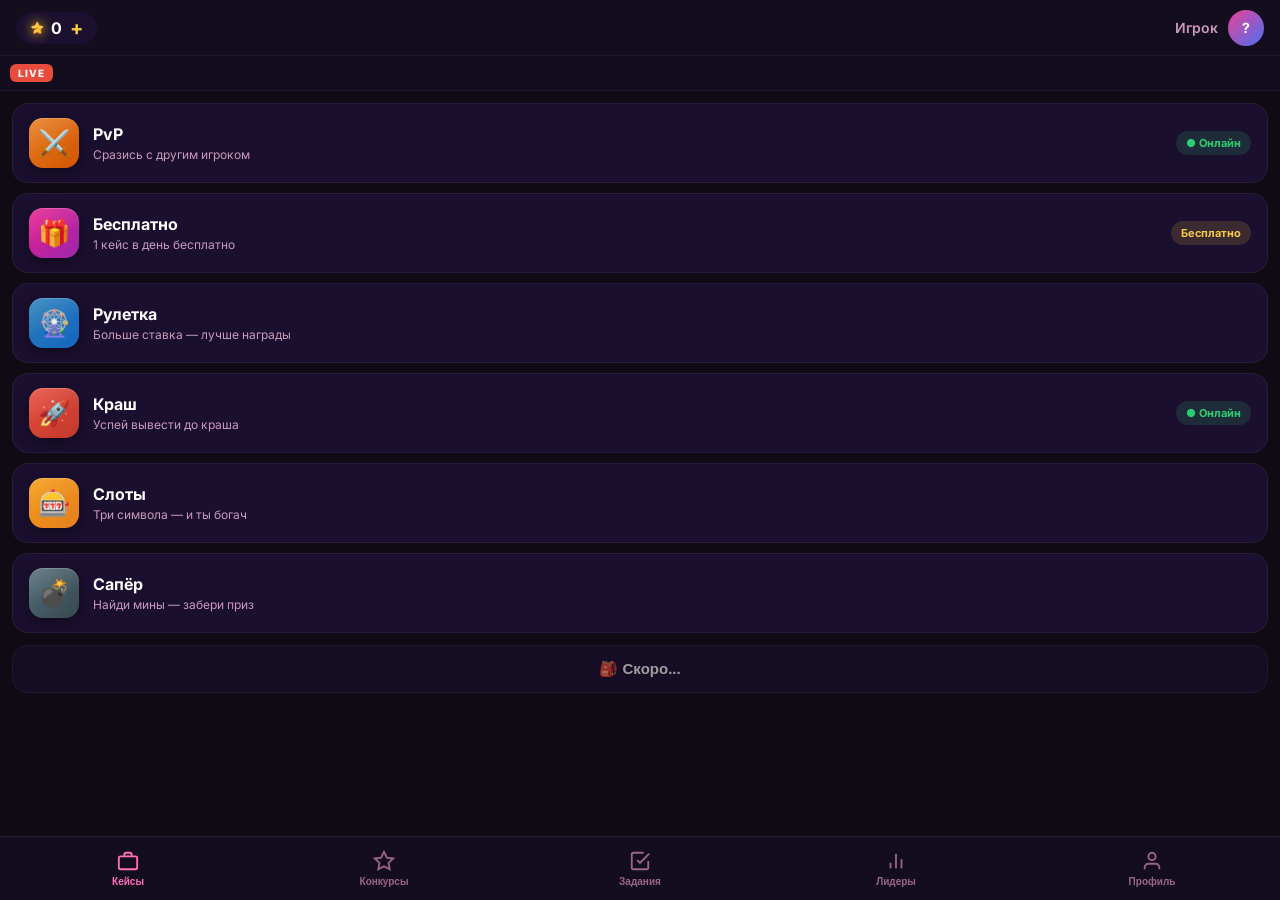
<file: index.html>
<!DOCTYPE html>
<html lang="ru">
<head>
  <meta charset="UTF-8" />
  <meta name="viewport" content="width=device-width, initial-scale=1.0, maximum-scale=1.0, user-scalable=no" />
  <title>LkStars</title>
  <script src="https://telegram.org/js/telegram-web-app.js"></script>
  <link rel="stylesheet" href="css/style.css" />
  <link rel="preconnect" href="https://fonts.googleapis.com">
  <link href="https://fonts.googleapis.com/css2?family=Inter:wght@400;500;600;700;800&display=swap" rel="stylesheet">
</head>
<body>
  <div id="app">
    <!-- Loader -->
    <div id="loader" class="loader">
      <div class="loader-logo">🎰</div>
      <div class="loader-text">LkStars</div>
      <div class="loader-bar"><div class="loader-bar-fill"></div></div>
    </div>

    <!-- Main App -->
    <div id="main" class="hidden">
      <!-- Top bar -->
      <div class="topbar">
        <div class="topbar-balance" onclick="showDepositModal()" style="cursor:pointer;user-select:none">
          <img class="star-icon" src="assets/tg_star.png" height="20" style="width:auto;filter:drop-shadow(0 0 6px #ffd700cc);flex-shrink:0">
          <span id="user-balance">0</span>
          <span style="color:#f5c842;font-size:20px;font-weight:700;line-height:1;margin-left:2px">+</span>
        </div>
        <div class="topbar-user">
          <span id="user-name">Загрузка...</span>
          <div class="topbar-avatar" id="user-avatar">?</div>
        </div>
      </div>

      <!-- Pages -->
      <div id="page-cases" class="page active"></div>
      <div id="page-contests" class="page hidden"></div>
      <div id="page-tasks" class="page hidden"></div>
      <div id="page-leaders" class="page hidden"></div>
      <div id="page-profile" class="page hidden"></div>

      <!-- Bottom nav -->
      <nav class="bottom-nav">
        <button class="nav-btn active" data-page="cases">
          <svg viewBox="0 0 24 24" fill="none" stroke="currentColor" stroke-width="2"><rect x="2" y="7" width="20" height="14" rx="2"/><path d="M16 7V5a2 2 0 0 0-2-2h-4a2 2 0 0 0-2 2v2"/></svg>
          <span>Кейсы</span>
        </button>
        <button class="nav-btn" data-page="contests">
          <svg viewBox="0 0 24 24" fill="none" stroke="currentColor" stroke-width="2"><path d="M12 2l3.09 6.26L22 9.27l-5 4.87 1.18 6.88L12 17.77l-6.18 3.25L7 14.14 2 9.27l6.91-1.01L12 2z"/></svg>
          <span>Конкурсы</span>
          <div class="nav-badge" id="contests-badge" style="display:none"></div>
        </button>
        <button class="nav-btn" data-page="tasks">
          <svg viewBox="0 0 24 24" fill="none" stroke="currentColor" stroke-width="2"><path d="M9 11l3 3L22 4"/><path d="M21 12v7a2 2 0 0 1-2 2H5a2 2 0 0 1-2-2V5a2 2 0 0 1 2-2h11"/></svg>
          <span>Задания</span>
          <div class="nav-badge" id="tasks-badge" style="display:none"></div>
        </button>
        <button class="nav-btn" data-page="leaders">
          <svg viewBox="0 0 24 24" fill="none" stroke="currentColor" stroke-width="2"><path d="M18 20V10"/><path d="M12 20V4"/><path d="M6 20v-6"/></svg>
          <span>Лидеры</span>
        </button>
        <button class="nav-btn" data-page="profile">
          <svg viewBox="0 0 24 24" fill="none" stroke="currentColor" stroke-width="2"><path d="M20 21v-2a4 4 0 0 0-4-4H8a4 4 0 0 0-4 4v2"/><circle cx="12" cy="7" r="4"/></svg>
          <span>Профиль</span>
        </button>
      </nav>
    </div>
  </div>

  <!-- Modal overlay -->
  <div id="modal-overlay" class="modal-overlay hidden">
    <div id="modal-content" class="modal-content"></div>
  </div>

  <script src="js/config.js"></script>
  <script src="js/api.js?v=2"></script>
  <script src="js/pages/cases.js?v=2"></script>
  <script src="js/pages/contests.js?v=2"></script>
  <script src="js/pages/tasks.js?v=2"></script>
  <script src="js/pages/leaders.js?v=2"></script>
  <script src="js/pages/profile.js?v=2"></script>
  <script src="js/app.js?v=2"></script>
  <script>
    // Fallback: если JS упал — всё равно показать приложение через 3 сек
    setTimeout(function() {
      var loader = document.getElementById('loader');
      var main = document.getElementById('main');
      if (loader && !loader.classList.contains('hidden')) {
        loader.classList.add('hidden');
        if (main) main.classList.remove('hidden');
      }
    }, 3000);
  </script>
</body>
</html>
</file>
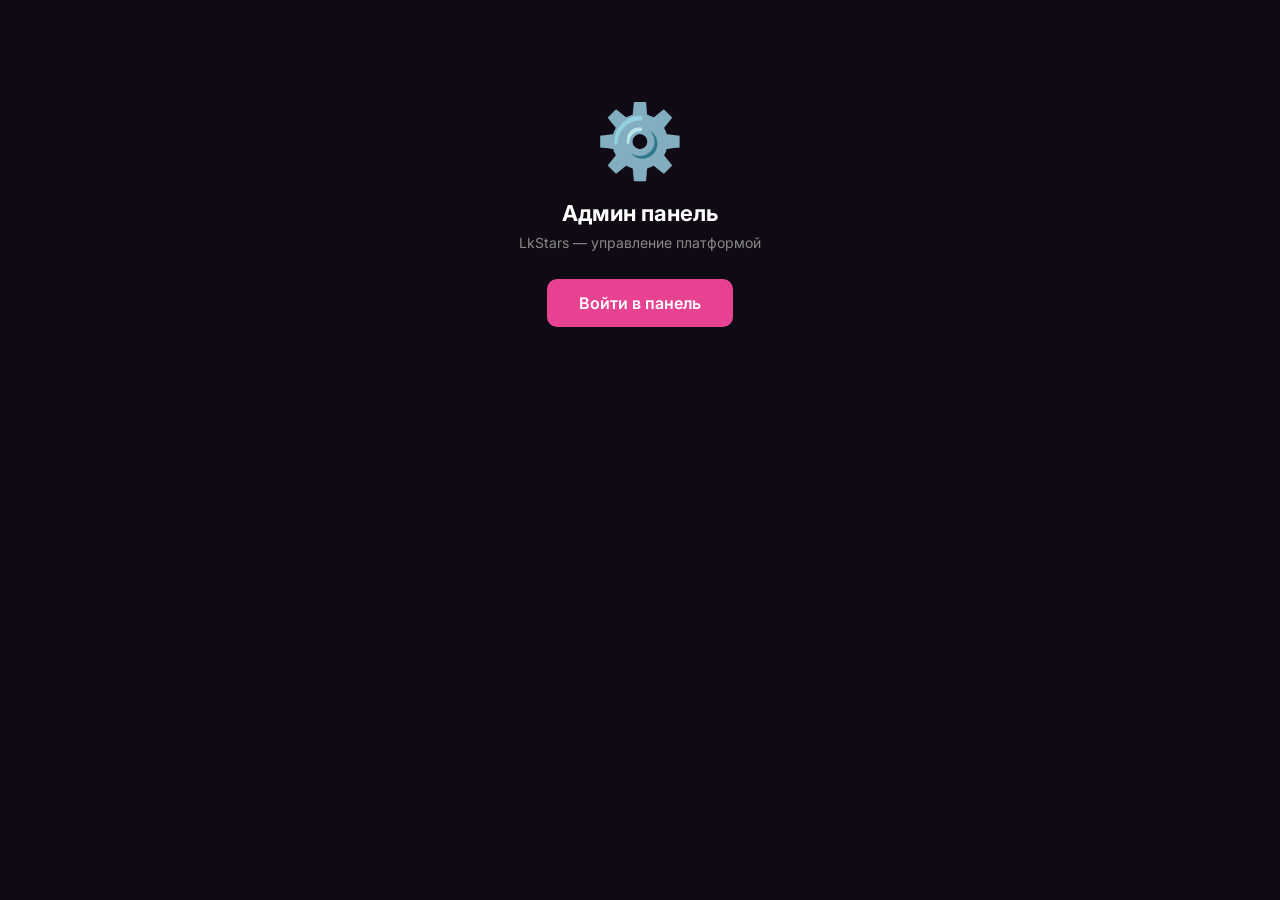
<file: admin.html>
<!DOCTYPE html>
<html lang="ru">
<head>
  <meta charset="UTF-8"/>
  <meta name="viewport" content="width=device-width,initial-scale=1,maximum-scale=1,user-scalable=no"/>
  <title>Админ панель</title>
  <script src="https://telegram.org/js/telegram-web-app.js"></script>
  <link href="https://fonts.googleapis.com/css2?family=Inter:wght@400;500;600;700&display=swap" rel="stylesheet">
  <style>
    *{box-sizing:border-box;margin:0;padding:0}
    body{font-family:'Inter',sans-serif;background:#0f0a14;color:#fff;min-height:100vh;padding:16px}
    h1{font-size:20px;font-weight:700;margin-bottom:4px}
    .subtitle{font-size:13px;color:#888;margin-bottom:20px}
    .section{background:#1a0f2e;border-radius:14px;padding:16px;margin-bottom:14px}
    .section-title{font-size:13px;font-weight:600;color:#aaa;text-transform:uppercase;letter-spacing:.5px;margin-bottom:12px}
    input[type=text],input[type=number]{
      background:#0f0a14;border:1px solid #333;border-radius:10px;
      color:#fff;font-family:'Inter',sans-serif;font-size:15px;
      padding:10px 12px;width:100%;outline:none;
    }
    input:focus{border-color:#e84393}
    .row{display:flex;gap:8px;align-items:center}
    .row input{flex:1}
    button{
      background:#e84393;border:none;border-radius:10px;color:#fff;
      font-family:'Inter',sans-serif;font-size:14px;font-weight:600;
      padding:10px 16px;cursor:pointer;white-space:nowrap;
    }
    button:active{opacity:.8}
    button.danger{background:#e74c3c}
    button.secondary{background:#221238}
    button.success{background:#27ae60}
    .user-list{display:flex;flex-direction:column;gap:6px}
    .user-card{
      background:#0f0a14;border-radius:10px;padding:12px;
      display:flex;align-items:center;gap:10px;
    }
    .user-card.banned-card{border:1px solid #e74c3c22;background:#1a0e0e}
    .user-avatar{
      width:36px;height:36px;border-radius:50%;background:#e84393;
      display:flex;align-items:center;justify-content:center;
      font-size:16px;font-weight:700;flex-shrink:0;
    }
    .user-avatar.banned-av{background:#e74c3c}
    .user-info{flex:1;min-width:0}
    .user-name{font-size:14px;font-weight:600;white-space:nowrap;overflow:hidden;text-overflow:ellipsis}
    .user-meta{font-size:12px;color:#888}
    .user-balance{font-size:15px;font-weight:700;color:#ffd700;white-space:nowrap}
    .user-actions{display:flex;gap:6px;margin-top:8px;flex-wrap:wrap}
    .user-actions button{font-size:12px;padding:6px 10px}
    .roulette-row{display:flex;align-items:center;gap:8px;margin-bottom:8px}
    .roulette-label{font-size:13px;width:60px;flex-shrink:0}
    .roulette-row input{width:70px;flex:none;text-align:center}
    .roulette-mult{font-size:12px;color:#888;width:30px}
    .toast{
      position:fixed;bottom:80px;left:50%;transform:translateX(-50%);
      background:#e84393;border-radius:10px;padding:10px 18px;
      font-size:14px;font-weight:600;z-index:999;opacity:0;
      transition:opacity .2s;pointer-events:none;white-space:nowrap;
    }
    .toast.show{opacity:1}
    #access-denied{text-align:center;padding:60px 20px}
    #access-denied .icon{font-size:64px;margin-bottom:16px}
    #access-denied p{color:#888;font-size:15px;margin-bottom:20px}
    #login-screen{text-align:center;padding:80px 20px}
    #login-screen .icon{font-size:72px;margin-bottom:16px}
    #login-screen h2{font-size:22px;font-weight:700;margin-bottom:8px}
    #login-screen p{color:#888;font-size:14px;margin-bottom:28px}
    #login-screen button{font-size:16px;padding:14px 32px}
    .search-row{display:flex;gap:8px;margin-bottom:12px}
    .search-row input{flex:1}
    .balance-display{
      font-size:28px;font-weight:700;color:#ffd700;
      text-align:center;margin-bottom:14px;
    }
    .balance-hint{font-size:12px;color:#666;text-align:center;margin-bottom:10px}
    input[type=range]{
      width:100%;accent-color:#e84393;height:6px;
      -webkit-appearance:none;background:#221238;border-radius:3px;outline:none;
    }
    input[type=range]::-webkit-slider-thumb{
      -webkit-appearance:none;width:20px;height:20px;
      border-radius:50%;background:#e84393;cursor:pointer;
    }
    .luck-label{
      display:flex;justify-content:space-between;
      font-size:12px;color:#666;margin-top:4px;margin-bottom:12px;
    }
    .luck-current{
      font-size:32px;font-weight:700;text-align:center;
      margin-bottom:8px;
    }
    .ban-row{display:flex;gap:8px;margin-bottom:10px}
    .ban-row input{flex:1}
  </style>
</head>
<body>

  <!-- Экран входа -->
  <div id="login-screen">
    <div class="icon">⚙️</div>
    <h2>Админ панель</h2>
    <p>LkStars — управление платформой</p>
    <button onclick="doLogin()" id="login-btn">Войти в панель</button>
  </div>

  <!-- Нет доступа -->
  <div id="access-denied" style="display:none">
    <div class="icon">🔒</div>
    <h2 style="margin-bottom:8px">Нет доступа</h2>
    <p id="denied-msg">Эта страница только для администраторов</p>
    <button class="secondary" onclick="resetToLogin()">← Назад</button>
  </div>

  <!-- Панель -->
  <div id="admin-panel" style="display:none">
    <div style="display:flex;align-items:center;justify-content:space-between;margin-bottom:4px">
      <h1>⚙️ Админ панель</h1>
      <button class="secondary" style="padding:8px 14px;font-size:13px" onclick="window.location.href='index.html?t=' + Date.now()">← В игру</button>
    </div>
    <div class="subtitle" id="admin-subtitle">LkStars</div>

    <!-- Мой баланс -->
    <div class="section">
      <div class="section-title">💰 Мой баланс</div>
      <div class="balance-display" id="my-balance-display">⭐ —</div>
      <div class="balance-hint">Добавить или забрать звёзды у себя</div>
      <div class="row" style="margin-bottom:10px">
        <input type="number" id="self-amount" value="1000" min="1" style="flex:1">
        <button onclick="selfBalance('add')" class="success">➕ Дать</button>
        <button onclick="selfBalance('sub')" class="danger">➖ Забрать</button>
      </div>
      <div style="display:flex;gap:8px;flex-wrap:wrap">
        <button class="secondary" style="flex:1;padding:8px;font-size:12px" onclick="setSelfAmt(100)">100</button>
        <button class="secondary" style="flex:1;padding:8px;font-size:12px" onclick="setSelfAmt(500)">500</button>
        <button class="secondary" style="flex:1;padding:8px;font-size:12px" onclick="setSelfAmt(1000)">1 000</button>
        <button class="secondary" style="flex:1;padding:8px;font-size:12px" onclick="setSelfAmt(5000)">5 000</button>
        <button class="secondary" style="flex:1;padding:8px;font-size:12px" onclick="setSelfAmt(10000)">10 000</button>
      </div>
    </div>

    <!-- Удача рулетки -->
    <div class="section">
      <div class="section-title">🎲 Моя удача в рулетке</div>
      <div class="luck-current" id="luck-display">50%</div>
      <input type="range" id="luck-slider" min="0" max="100" value="50" oninput="onLuckSlider(this.value)">
      <div class="luck-label"><span>0% — всегда проигрыш</span><span>100% — всегда выигрыш</span></div>
      <button onclick="saveLuck()" style="width:100%">💾 Сохранить локально</button>
      <div style="font-size:11px;color:#666;margin-top:8px;text-align:center">
        Применяется ко всем играм только для тебя. Хранится в браузере.
      </div>
    </div>

    <!-- Бан / Разбан -->
    <div class="section">
      <div class="section-title">🔨 Бан / Разбан</div>
      <div class="ban-row">
        <input type="text" id="ban-input" placeholder="username (без @)">
      </div>
      <div style="display:flex;gap:8px">
        <button class="danger" style="flex:1" onclick="banUser()">🔨 Забанить</button>
        <button class="success" style="flex:1" onclick="unbanUser()">✅ Разбанить</button>
      </div>
    </div>

    <!-- Пользователи -->
    <div class="section">
      <div class="section-title">👥 Пользователи</div>
      <div class="search-row">
        <input type="text" id="search-input" placeholder="Имя, @username или ID..." oninput="searchUsers()">
      </div>
      <div id="user-list" class="user-list">
        <div style="color:#888;font-size:13px;text-align:center;padding:10px">Загрузка...</div>
      </div>
    </div>

    <!-- Сброс данных -->
    <div class="section" style="border:1px solid #e74c3c44">
      <div class="section-title" style="color:#e74c3c">⚠️ Сброс данных (перед запуском)</div>
      <div style="font-size:12px;color:#888;margin-bottom:12px">Обнуляет все балансы, историю игр, задания и заявки на вывод. Действие необратимо.</div>
      <button onclick="resetAllBalances()" style="width:100%;background:#c0392b;color:#fff;border:none;padding:12px;border-radius:10px;font-size:14px;font-weight:700;cursor:pointer">🗑️ Обнулить всё и начать чисто</button>
    </div>

    <!-- Заявки на вывод -->
    <div class="section">
      <div class="section-title">📋 Заявки на вывод</div>
      <div style="display:flex;gap:8px;margin-bottom:12px">
        <button class="secondary" style="flex:1;font-size:12px;padding:8px" onclick="loadWithdrawals('pending')">⏳ Ожидают</button>
        <button class="secondary" style="flex:1;font-size:12px;padding:8px" onclick="loadWithdrawals('done')">✅ Выведены</button>
        <button class="secondary" style="flex:1;font-size:12px;padding:8px" onclick="loadWithdrawals('')">Все</button>
      </div>
      <div id="withdrawals-list">
        <div style="color:#888;font-size:13px;text-align:center;padding:10px">Нажми фильтр выше</div>
      </div>
    </div>

    <!-- Глобальные шансы -->
    <div class="section">
      <div class="section-title">🌍 Глобальные шансы (для всех)</div>
      <div class="luck-current" id="global-luck-display">50%</div>
      <input type="range" id="global-luck-slider" min="0" max="100" value="50" oninput="onGlobalLuck(this.value)">
      <div class="luck-label"><span>0% — всегда проигрыш</span><span>100% — всегда выигрыш</span></div>
      <button onclick="saveGlobalChance()" style="width:100%">💾 Применить для всех</button>
      <div style="font-size:11px;color:#666;margin-top:8px;text-align:center">Краш/PvP — для всех игроков (сервер). Рулетка/Слоты/Майнер/Апгрейд — только для тебя (локально).</div>
    </div>
  </div>

  <!-- Модалка звёзд -->
  <div id="give-modal" style="display:none;position:fixed;inset:0;background:rgba(0,0,0,.7);z-index:100;align-items:flex-end;justify-content:center">
    <div style="background:#1a0f2e;border-radius:20px 20px 0 0;padding:20px;width:100%;max-width:480px">
      <div style="font-size:16px;font-weight:700;margin-bottom:4px">⭐ Выдать звёзды</div>
      <div id="give-user-name" style="font-size:13px;color:#888;margin-bottom:14px"></div>
      <div style="font-size:13px;color:#aaa;margin-bottom:6px">Действие</div>
      <div style="display:flex;gap:8px;margin-bottom:14px">
        <button id="btn-add" onclick="setAction('add')" style="flex:1">➕ Добавить</button>
        <button id="btn-set" onclick="setAction('set')" class="secondary" style="flex:1">🔧 Установить</button>
      </div>
      <div style="font-size:13px;color:#aaa;margin-bottom:6px">Количество звёзд</div>
      <input type="number" id="give-amount" value="1000" style="margin-bottom:14px">
      <div style="display:flex;gap:8px;flex-wrap:wrap;margin-bottom:16px">
        <button class="secondary" style="flex:1;min-width:50px;padding:8px" onclick="document.getElementById('give-amount').value=100">100</button>
        <button class="secondary" style="flex:1;min-width:50px;padding:8px" onclick="document.getElementById('give-amount').value=500">500</button>
        <button class="secondary" style="flex:1;min-width:50px;padding:8px" onclick="document.getElementById('give-amount').value=1000">1000</button>
        <button class="secondary" style="flex:1;min-width:50px;padding:8px" onclick="document.getElementById('give-amount').value=5000">5000</button>
        <button class="secondary" style="flex:1;min-width:50px;padding:8px" onclick="document.getElementById('give-amount').value=10000">10000</button>
      </div>
      <div id="demo-hint" style="font-size:11px;color:#e67e22;background:rgba(230,126,34,.1);border-radius:8px;padding:8px 10px;margin-bottom:12px;display:flex;align-items:center;gap:6px">
        ⚠️ Выданные звёзды являются <b>демо</b> — игрок не сможет их вывести
      </div>
      <div style="display:flex;gap:8px">
        <button style="flex:1;background:#221238" onclick="closeGiveModal()">Отмена</button>
        <button style="flex:1" onclick="confirmGive()">Выдать</button>
      </div>
    </div>
  </div>

  <div class="toast" id="toast"></div>

  <script src="js/config.js"></script>
  <script>
    const tg = window.Telegram?.WebApp;
    const API_BASE = (typeof CONFIG !== 'undefined' && CONFIG.API_BASE)
      ? CONFIG.API_BASE
      : 'http://localhost:8000';

    let _giveUserId = null;
    let _giveAction = 'add';
    let _searchTimer = null;
    const _usersMap = {};
    let _myUserId = null;
    let _myBalance = null;

    // Получаем init_data: из Telegram или из URL hash (для отладки)
    function getInitData() {
      // 1. Из Telegram WebApp
      if (tg?.initData) {
        console.log('[admin] initData from Telegram, length:', tg.initData.length);
        return tg.initData;
      }
      // 2. Из hash (#...) - без ограничений по длине
      const hash = window.location.hash.slice(1); // убираем #
      if (hash) {
        console.log('[admin] initData from hash, length:', hash.length);
        return decodeURIComponent(hash);
      }
      // 3. Пустая строка (ошибка авторизации)
      console.warn('[admin] No initData available!');
      return '';
    }

    async function api(method, path, data = null) {
      const initData = getInitData();
      console.log('[admin] api call:', method, path, 'initData length:', initData?.length || 0);
      
      const opts = {
        method,
        headers: {
          'Content-Type': 'application/json',
          'X-Init-Data': initData,
          'ngrok-skip-browser-warning': 'true',
        },
      };
      if (data) opts.body = JSON.stringify(data);
      try {
        console.log('[admin] fetching:', API_BASE + path);
        const res = await fetch(API_BASE + path, opts);
        console.log('[admin] response status:', res.status);
        if (!res.ok) {
          const err = await res.json().catch(() => ({}));
          return { __error: true, status: res.status, detail: err.detail || 'Ошибка' };
        }
        const result = await res.json();
        console.log('[admin] response:', result);
        return result;
      } catch(e) {
        console.error('[admin] fetch error:', e);
        return { __error: true, detail: 'Нет соединения', _exception: e?.message };
      }
    }

    function toast(msg, color) {
      const el = document.getElementById('toast');
      el.textContent = msg;
      el.style.background = color || '#e84393';
      el.classList.add('show');
      setTimeout(() => el.classList.remove('show'), 2500);
    }

    function resetToLogin() {
      document.getElementById('access-denied').style.display = 'none';
      document.getElementById('admin-panel').style.display = 'none';
      document.getElementById('login-screen').style.display = 'block';
      document.getElementById('login-btn').textContent = 'Войти в панель';
      document.getElementById('login-btn').disabled = false;
      _myUserId = null;
    }

    async function doLogin() {
      const btn = document.getElementById('login-btn');
      btn.textContent = 'Проверка...';
      btn.disabled = true;

      if (tg) { tg.ready(); tg.expand(); tg.setHeaderColor('#0f0a14'); tg.setBackgroundColor('#0f0a14'); }

      console.log('[admin] doLogin called, initData present:', !!getInitData());

      try {
        const check = await Promise.race([
          api('GET', '/admin/check'),
          new Promise((_, reject) => setTimeout(() => reject(new Error('timeout')), 8000))
        ]);

        console.log('[admin] check result:', check);

        if (!check || check.__error) {
          document.getElementById('login-screen').style.display = 'none';
          document.getElementById('denied-msg').textContent = `Эта страница только для администраторов. Ошибка: ${check?.detail || 'Нет соединения'}`;
          document.getElementById('access-denied').style.display = 'block';
          return;
        }

        _myUserId = check.user_id;
        document.getElementById('admin-subtitle').textContent = `Вы вошли как @${check.user}`;
        document.getElementById('login-screen').style.display = 'none';
        document.getElementById('admin-panel').style.display = 'block';

        loadMyBalance();
        loadLuckSlider();
        loadGlobalChance();
        loadUsers();
        loadChannelTask();

      } catch(e) {
        console.error('[admin] doLogin error:', e);
        document.getElementById('login-screen').style.display = 'none';
        const msg = e.message === 'timeout'
          ? 'Сервер не отвечает — проверь интернет или backend'
          : `Ошибка соединения: ${e.message}`;
        document.getElementById('denied-msg').textContent = msg;
        document.getElementById('access-denied').style.display = 'block';
      }
    }

    // ===== МОЙ БАЛАНС =====
    async function loadMyBalance() {
      if (!_myUserId) return;
      const r = await api('GET', '/users/me');
      if (r && !r.__error) {
        _myBalance = r.balance;
        document.getElementById('my-balance-display').textContent = '⭐ ' + r.balance.toLocaleString('ru');
      }
    }

    function setSelfAmt(v) {
      document.getElementById('self-amount').value = v;
    }

    async function selfBalance(action) {
      if (!_myUserId) return;
      const amount = parseInt(document.getElementById('self-amount').value) || 0;
      if (amount <= 0) { toast('Введите сумму'); return; }
      const sendAmount = action === 'sub' ? -amount : amount;
      const res = await api('POST', `/admin/users/${_myUserId}/balance`, { amount: sendAmount, action: 'add' });
      if (res?.ok) {
        _myBalance = res.user.balance;
        document.getElementById('my-balance-display').textContent = '⭐ ' + _myBalance.toLocaleString('ru');
        const card = document.getElementById(`user-${_myUserId}`);
        if (card) card.querySelector('.user-balance').textContent = '⭐ ' + _myBalance.toLocaleString('ru');
        toast(action === 'sub' ? '✅ Звёзды сняты' : '✅ Звёзды добавлены', '#27ae60');
        // Принудительно обновляем баланс с сервера
        setTimeout(loadMyBalance, 500);
      } else if (res?.__error) {
        // Перепроверяем — операция могла выполниться
        await loadMyBalance();
        toast('⚠️ Соединение сброшено, проверь баланс выше', '#e67e22');
      } else {
        toast('❌ ' + (res?.detail || 'Ошибка'), '#e74c3c');
      }
    }

    // ===== УДАЧА РУЛЕТКИ =====
    function loadLuckSlider() {
      const stored = localStorage.getItem('admin_luck_override');
      const val = stored !== null ? parseInt(stored) : 50;
      document.getElementById('luck-slider').value = val;
      updateLuckDisplay(val);
    }

    function onLuckSlider(v) {
      updateLuckDisplay(parseInt(v));
    }

    function updateLuckDisplay(v) {
      const el = document.getElementById('luck-display');
      el.textContent = v + '%';
      if (v < 30) el.style.color = '#e74c3c';
      else if (v < 60) el.style.color = '#f39c12';
      else el.style.color = '#27ae60';
    }

    function saveLuck() {
      const v = document.getElementById('luck-slider').value;
      localStorage.setItem('admin_luck_override', v);
      toast('✅ Удача сохранена: ' + v + '%', '#27ae60');
    }

    // ===== БАН / РАЗБАН =====
    async function banUser() {
      const username = document.getElementById('ban-input').value.trim().replace(/^@/, '');
      if (!username) { toast('Введи username'); return; }
      const res = await api('POST', '/admin/ban', { username });
      if (res?.ok) {
        toast('🔨 @' + username + ' заблокирован', '#e74c3c');
        document.getElementById('ban-input').value = '';
        loadUsers(document.getElementById('search-input').value.trim());
      } else {
        toast('❌ ' + (res?.detail || 'Не найден'), '#e74c3c');
      }
    }

    async function unbanUser() {
      const username = document.getElementById('ban-input').value.trim().replace(/^@/, '');
      if (!username) { toast('Введи username'); return; }
      const res = await api('POST', '/admin/unban', { username });
      if (res?.ok) {
        toast('✅ @' + username + ' разблокирован', '#27ae60');
        document.getElementById('ban-input').value = '';
        loadUsers(document.getElementById('search-input').value.trim());
      } else {
        toast('❌ ' + (res?.detail || 'Ошибка'), '#e74c3c');
      }
    }

    // ===== ПОЛЬЗОВАТЕЛИ =====
    function renderUser(u) {
      _usersMap[u.id] = u;
      const initial = (u.name || u.username || '?')[0].toUpperCase();
      const isBanned = u.banned;
      return `
        <div class="user-card${isBanned ? ' banned-card' : ''}" id="user-${u.id}">
          <div class="user-avatar${isBanned ? ' banned-av' : ''}">${initial}</div>
          <div class="user-info">
            <div class="user-name">${u.name || 'Без имени'}${isBanned ? ' 🔒' : ''}</div>
            <div class="user-meta">${u.username ? '@' + u.username : ''} · ID: ${u.id}</div>
            <div class="user-actions">
              <button onclick="openGiveModal(${u.id})">⭐ Звёзды</button>
              <button class="secondary" onclick="resetCooldown(${u.id})">🔄 Сброс кейса</button>
              ${isBanned
                ? `<button class="success" onclick="quickUnban('${u.username || ''}', ${u.id})">✅ Разбан</button>`
                : `<button class="danger" onclick="quickBan('${u.username || ''}', ${u.id})">🔨 Бан</button>`
              }
            </div>
          </div>
          <div class="user-balance">⭐ ${(u.balance || 0).toLocaleString('ru')}</div>
        </div>`;
    }

    async function quickBan(username, userId) {
      if (!username) { toast('У пользователя нет username'); return; }
      const res = await api('POST', '/admin/ban', { username });
      if (res?.ok) {
        toast('🔨 @' + username + ' заблокирован', '#e74c3c');
        loadUsers(document.getElementById('search-input').value.trim());
      } else {
        toast('❌ ' + (res?.detail || 'Ошибка'), '#e74c3c');
      }
    }

    async function quickUnban(username, userId) {
      if (!username) { toast('У пользователя нет username'); return; }
      const res = await api('POST', '/admin/unban', { username });
      if (res?.ok) {
        toast('✅ @' + username + ' разблокирован', '#27ae60');
        loadUsers(document.getElementById('search-input').value.trim());
      } else {
        toast('❌ ' + (res?.detail || 'Ошибка'), '#e74c3c');
      }
    }

    async function loadUsers(q = '') {
      const list = document.getElementById('user-list');
      const users = await api('GET', `/admin/users${q ? '?q=' + encodeURIComponent(q) : ''}`);
      if (!users || users.__error) {
        list.innerHTML = `<div style="color:#e74c3c;font-size:13px">${users?.detail || 'Ошибка загрузки'}</div>`;
        return;
      }
      if (!users.length) {
        list.innerHTML = '<div style="color:#888;font-size:13px;text-align:center;padding:10px">Ничего не найдено</div>';
        return;
      }
      list.innerHTML = users.map(renderUser).join('');
    }

    function searchUsers() {
      clearTimeout(_searchTimer);
      _searchTimer = setTimeout(() => {
        loadUsers(document.getElementById('search-input').value.trim());
      }, 400);
    }

    // ===== ГЛОБАЛЬНЫЕ ШАНСЫ =====
    async function loadGlobalChance() {
      const data = await api('GET', '/admin/settings');
      if (!data || data.__error) return;
      const v = data.global_win_chance ?? 50;
      document.getElementById('global-luck-slider').value = v;
      updateGlobalLuckDisplay(v);
    }

    function onGlobalLuck(v) {
      updateGlobalLuckDisplay(parseInt(v));
    }

    function updateGlobalLuckDisplay(v) {
      const el = document.getElementById('global-luck-display');
      el.textContent = v + '%';
      if (v < 30) el.style.color = '#e74c3c';
      else if (v < 60) el.style.color = '#f39c12';
      else el.style.color = '#27ae60';
    }

    async function saveGlobalChance() {
      const v = parseInt(document.getElementById('global-luck-slider').value);
      const res = await api('POST', '/admin/settings/chance', { chance: v });
      if (res?.ok) {
        // Синхронизируем локальную удачу — слоты, майнер и рулетка читают её на клиенте
        localStorage.setItem('admin_luck_override', v);
        document.getElementById('luck-slider').value = v;
        updateLuckDisplay(v);
        toast('✅ Глобальные шансы: ' + v + '%', '#27ae60');
      } else toast('❌ ' + (res?.detail || 'Ошибка'), '#e74c3c');
    }

    // ===== МОДАЛКА ЗВЁЗД =====
    function openGiveModal(userId) {
      const u = _usersMap[userId];
      const userName = u ? (u.name || u.username || 'Игрок') : 'Игрок';
      _giveUserId = userId;
      _giveAction = 'add';
      document.getElementById('give-user-name').textContent = userName + ' (ID: ' + userId + ')';
      document.getElementById('give-amount').value = 1000;
      document.getElementById('btn-add').style.background = '#e84393';
      document.getElementById('btn-set').style.background = '#221238';
      document.getElementById('give-modal').style.display = 'flex';
    }

    function closeGiveModal() {
      document.getElementById('give-modal').style.display = 'none';
    }

    function setAction(action) {
      _giveAction = action;
      document.getElementById('btn-add').style.background = action === 'add' ? '#e84393' : '#221238';
      document.getElementById('btn-set').style.background = action === 'set' ? '#e84393' : '#221238';
      document.getElementById('demo-hint').style.display = action === 'add' ? 'flex' : 'none';
    }

    async function confirmGive() {
      const amount = parseInt(document.getElementById('give-amount').value) || 0;
      if (amount <= 0 && _giveAction !== 'set') { toast('Введите сумму'); return; }
      const res = await api('POST', `/admin/users/${_giveUserId}/balance`, { amount, action: _giveAction });
      if (res?.ok) {
        const newBal = res.user.balance;
        const card = document.getElementById(`user-${_giveUserId}`);
        if (card) card.querySelector('.user-balance').textContent = '⭐ ' + newBal.toLocaleString('ru');
        if (_giveUserId === _myUserId) {
          _myBalance = newBal;
          document.getElementById('my-balance-display').textContent = '⭐ ' + newBal.toLocaleString('ru');
        }
        toast(`✅ Баланс: ${newBal.toLocaleString('ru')} ⭐`, '#27ae60');
        closeGiveModal();
      } else if (res?.__error) {
        // Запрос мог выполниться на сервере — перепроверяем баланс
        const check = await api('GET', `/admin/users?q=${_giveUserId}`);
        if (check && !check.__error && check.length) {
          const u = check[0];
          const card = document.getElementById(`user-${_giveUserId}`);
          if (card) card.querySelector('.user-balance').textContent = '⭐ ' + (u.balance || 0).toLocaleString('ru');
          if (_giveUserId === _myUserId) {
            _myBalance = u.balance;
            document.getElementById('my-balance-display').textContent = '⭐ ' + u.balance.toLocaleString('ru');
          }
          toast(`⚠️ Соединение сброшено, баланс обновлён: ${(u.balance || 0).toLocaleString('ru')} ⭐`, '#e67e22');
          closeGiveModal();
        } else {
          toast('❌ ' + (res?.detail || 'Ошибка'), '#e74c3c');
        }
      }
    }

    async function resetCooldown(userId) {
      const res = await api('POST', `/admin/users/${userId}/reset_cooldown`);
      if (res?.ok) toast('✅ Кулдаун сброшен', '#27ae60');
      else toast('❌ ' + (res?.detail || 'Ошибка'), '#e74c3c');
    }

    document.getElementById('give-modal').addEventListener('click', (e) => {
      if (e.target === document.getElementById('give-modal')) closeGiveModal();
    });

    // ===== RESET ALL =====
    async function resetAllBalances() {
      if (!confirm('⚠️ Обнулить ВСЕ балансы и историю? Это действие нельзя отменить!')) return;
      if (!confirm('Точно уверен? Все звёзды пользователей будут удалены.')) return;
      const r = await api('POST', '/admin/reset-balances');
      if (r?.ok) toast('✅ ' + r.message, '#27ae60');
      else toast('❌ Ошибка', '#e74c3c');
    }

    // ===== CHANNEL TASK =====
    async function loadChannelTask() {
      const r = await api('GET', '/admin/channel-task');
      if (r && !r.__error) {
        document.getElementById('channel-username').value = r.username || '';
      }
    }

    async function saveChannelTask() {
      const username = document.getElementById('channel-username').value.trim().replace(/^@/, '');
      const r = await api('POST', '/admin/channel-task', { username });
      if (r?.ok) toast('✅ Канал сохранён', '#27ae60');
      else toast('❌ ' + (r?.detail || 'Ошибка'), '#e74c3c');
    }

    // ===== WITHDRAWALS =====
    async function loadWithdrawals(status) {
      const list = document.getElementById('withdrawals-list');
      list.innerHTML = '<div style="color:#888;font-size:13px;text-align:center;padding:10px">Загрузка...</div>';
      const rows = await api('GET', `/admin/withdrawals${status ? '?status=' + status : ''}`);
      if (!rows || rows.__error) {
        list.innerHTML = `<div style="color:#e74c3c;font-size:13px">${rows?.detail || 'Ошибка'}</div>`;
        return;
      }
      if (!rows.length) {
        list.innerHTML = '<div style="color:#888;font-size:13px;text-align:center;padding:10px">Пусто</div>';
        return;
      }
      const statusColor = { pending: '#f5c842', done: '#27ae60', rejected: '#e74c3c' };
      const statusLabel = { pending: '⏳ Ожидает', done: '✅ Выведено', rejected: '❌ Отклонено' };
      list.innerHTML = rows.map(w => `
        <div style="background:#0f0a14;border-radius:10px;padding:12px;margin-bottom:8px">
          <div style="display:flex;justify-content:space-between;align-items:flex-start;margin-bottom:6px">
            <div>
              <div style="font-size:14px;font-weight:700">${w.name || w.username || 'ID:' + w.user_id} · ⭐ ${(w.amount||0).toLocaleString('ru')}</div>
              <div style="font-size:11px;color:#aaa;margin-top:2px">→ @${w.ton_address || '—'}</div>
              <div style="font-size:11px;color:#555;margin-top:2px">${w.created_at?.slice(0,16).replace('T',' ')}</div>
            </div>
            <div style="font-size:12px;font-weight:700;color:${statusColor[w.status]||'#aaa'}">${statusLabel[w.status]||w.status}</div>
          </div>
          ${w.status === 'pending' ? `
          <div style="display:flex;gap:6px;margin-top:6px">
            <button class="success" style="flex:1;font-size:12px;padding:7px" onclick="approveWithdrawal(${w.id})">✅ Одобрить</button>
            <button class="danger" style="flex:1;font-size:12px;padding:7px" onclick="rejectWithdrawal(${w.id})">❌ Отклонить</button>
          </div>` : ''}
        </div>
      `).join('');
    }

    async function approveWithdrawal(id) {
      const r = await api('POST', `/admin/withdrawals/${id}/approve`);
      if (r?.ok) { toast('✅ Одобрено', '#27ae60'); loadWithdrawals('pending'); }
      else toast('❌ ' + (r?.detail || 'Ошибка'), '#e74c3c');
    }

    async function rejectWithdrawal(id) {
      const r = await api('POST', `/admin/withdrawals/${id}/reject`);
      if (r?.ok) { toast('✅ Отклонено, баланс возвращён', '#e67e22'); loadWithdrawals('pending'); }
      else toast('❌ ' + (r?.detail || 'Ошибка'), '#e74c3c');
    }
  </script>
</body>
</html>
</file>
<file: css/style.css>
/* ===== RESET & BASE ===== */
* { margin: 0; padding: 0; box-sizing: border-box; -webkit-tap-highlight-color: transparent; }

:root {
  --bg: #0f0a14;
  --bg2: #140d1e;
  --bg3: #1c1030;
  --card: #1a0f2e;
  --card2: #221238;
  --accent: #e84393;
  --accent2: #ff70b8;
  --gold: #f5c842;
  --text: #ffffff;
  --text2: #cc99bb;
  --text3: #996688;
  --green: #2ecc71;
  --red: #e74c3c;
  --orange: #f39c12;
  --purple: #9b59b6;
  --pink: #e91e8c;
  --teal: #1abc9c;
  --radius: 16px;
  --radius-sm: 10px;
  --nav-h: 64px;
  --top-h: 56px;
}

html, body { height: 100%; overflow: hidden; font-family: 'Inter', sans-serif; background: var(--bg); color: var(--text); }

#app { height: 100vh; display: flex; flex-direction: column; overflow: hidden; }

/* ===== LOADER ===== */
.loader {
  position: fixed; inset: 0; background: var(--bg);
  display: flex; flex-direction: column; align-items: center; justify-content: center; gap: 16px; z-index: 100;
}
.loader-logo { font-size: 64px; animation: pulse 1s ease-in-out infinite; }
.loader-text { font-size: 28px; font-weight: 800; background: linear-gradient(135deg, #e84393, #4d6ef5); -webkit-background-clip: text; -webkit-text-fill-color: transparent; }
.loader-bar { width: 200px; height: 4px; background: var(--bg3); border-radius: 2px; overflow: hidden; }
.loader-bar-fill { height: 100%; width: 0%; background: linear-gradient(90deg, var(--accent), #4d6ef5); border-radius: 2px; animation: loading 1.5s ease forwards; }

@keyframes loading { to { width: 100%; } }
@keyframes pulse { 0%,100% { transform: scale(1); } 50% { transform: scale(1.1); } }

/* ===== HIDDEN ===== */
.hidden { display: none !important; }

/* ===== MAIN ===== */
#main { height: 100vh; display: flex; flex-direction: column; }

/* ===== TOPBAR ===== */
.topbar {
  height: var(--top-h); background: var(--bg2);
  display: flex; align-items: center; justify-content: space-between;
  padding: 0 16px; border-bottom: 1px solid rgba(255,255,255,0.05);
  flex-shrink: 0; position: relative; z-index: 10;
}
.topbar-balance {
  display: flex; align-items: center; gap: 6px;
  background: var(--bg3); border-radius: 20px; padding: 6px 14px;
  font-weight: 700; font-size: 16px;
}
.star-icon { display: inline-block; vertical-align: middle; }
.topbar-user { display: flex; align-items: center; gap: 10px; }
#user-name { font-size: 14px; font-weight: 600; color: var(--text2); }
.topbar-avatar {
  width: 36px; height: 36px; border-radius: 50%;
  background: linear-gradient(135deg, var(--accent), #4d6ef5);
  display: flex; align-items: center; justify-content: center;
  font-weight: 700; font-size: 14px; overflow: hidden;
}

/* ===== PAGES ===== */
.page { flex: 1; overflow-y: auto; padding-bottom: calc(var(--nav-h) + 8px); }
.page::-webkit-scrollbar { display: none; }

/* ===== BOTTOM NAV ===== */
.bottom-nav {
  height: var(--nav-h); background: var(--bg2);
  display: flex; align-items: center;
  border-top: 1px solid rgba(255,255,255,0.07);
  flex-shrink: 0; position: relative; z-index: 10;
}
.nav-btn {
  flex: 1; display: flex; flex-direction: column; align-items: center; justify-content: center;
  gap: 4px; background: none; border: none; color: var(--text3);
  font-size: 10px; font-weight: 600; cursor: pointer; position: relative;
  transition: color 0.2s; padding: 8px 4px;
}
.nav-btn svg { width: 22px; height: 22px; transition: stroke 0.2s; }
.nav-btn.active { color: var(--accent2); }
.nav-btn.active svg { stroke: var(--accent2); }
.nav-badge {
  position: absolute; top: 4px; right: calc(50% - 18px);
  background: var(--red); color: white; font-size: 9px; font-weight: 700;
  min-width: 16px; height: 16px; border-radius: 8px; display: flex; align-items: center; justify-content: center;
  padding: 0 4px;
}

/* ===== SECTION TITLE ===== */
.section-title {
  font-size: 20px; font-weight: 800; padding: 16px 16px 8px;
}
.section-subtitle {
  font-size: 13px; color: var(--text2); padding: 0 16px 12px;
}

/* ===== CASES PAGE ===== */
.modes-list { padding: 12px; display: flex; flex-direction: column; gap: 10px; }

.mode-card {
  display: flex; align-items: center; gap: 14px;
  padding: 14px 16px; border-radius: var(--radius);
  cursor: pointer; transition: transform 0.15s, opacity 0.15s;
  position: relative; overflow: hidden; min-height: 70px;
  background: var(--card); border: 1px solid rgba(255,255,255,0.06);
}
.mode-card:active { transform: scale(0.97); opacity: 0.9; }

.mode-icon-wrap {
  width: 50px; height: 50px; border-radius: 14px;
  display: flex; align-items: center; justify-content: center;
  font-size: 26px; flex-shrink: 0;
  box-shadow: 0 4px 12px rgba(0,0,0,0.35), inset 0 1px 0 rgba(255,255,255,0.18);
  position: relative;
}
.mode-icon-wrap::after {
  content: '';
  position: absolute; inset: 0;
  border-radius: 14px;
  background: linear-gradient(160deg, rgba(255,255,255,0.14) 0%, transparent 55%);
  pointer-events: none;
}
.pvp-icon     { background: linear-gradient(135deg, #e67e22, #d35400); }
.free-icon    { background: linear-gradient(135deg, #e91e8c, #9b27af); }
.roulette-icon{ background: linear-gradient(135deg, #2980b9, #1565c0); }
.crash-icon   { background: linear-gradient(135deg, #e74c3c, #c0392b); }
.slots-icon   { background: linear-gradient(135deg, #f39c12, #e67e22); }
.upgrade-icon { background: linear-gradient(135deg, #7b1fa2, #4a148c); }

.mode-info { flex: 1; }
.mode-name { font-size: 16px; font-weight: 700; }
.mode-desc { font-size: 12px; color: var(--text2); margin-top: 3px; }
.mode-badge {
  border-radius: 12px; padding: 5px 10px;
  font-size: 11px; font-weight: 700;
  display: flex; align-items: center; gap: 4px; flex-shrink: 0;
}
.mode-badge.online { background: rgba(46,204,113,0.15); color: #2ecc71; }
.mode-badge.free-badge { background: rgba(245,200,66,0.15); color: var(--gold); }
.mode-badge.price-badge { background: var(--bg3); color: var(--text2); }

.btn-all-cases {
  width: 100%; padding: 14px; border-radius: var(--radius);
  background: var(--card); border: 1px solid rgba(255,255,255,0.08);
  color: var(--text); font-size: 15px; font-weight: 700;
  cursor: pointer; transition: background 0.2s;
}
.btn-all-cases:active { background: var(--card2); }

/* ===== LIVE TICKER ===== */
.live-bar {
  background: var(--bg2); border-bottom: 1px solid rgba(255,255,255,0.05);
  padding: 8px 0; overflow: hidden; flex-shrink: 0;
  display: flex; align-items: center; gap: 8px;
}
.live-label {
  background: var(--red); color: white;
  font-size: 10px; font-weight: 800; letter-spacing: 1px;
  padding: 3px 8px; border-radius: 6px; margin-left: 10px;
  flex-shrink: 0;
}
.live-bar-scroll { flex: 1; overflow: hidden; }
.live-bar-scroll { flex: 1; overflow: hidden; }
.live-bar-items {
  display: flex; gap: 8px; align-items: center;
  justify-content: flex-end; padding: 0 8px; overflow: hidden;
}
.live-win-item {
  display: flex; align-items: center; gap: 4px; flex-shrink: 0;
  background: var(--bg3); border-radius: 20px; padding: 3px 10px;
  transition: opacity 0.3s, transform 0.3s;
}
.live-win-emoji { font-size: 16px; }
.live-win-name { font-size: 11px; font-weight: 600; color: var(--text2); max-width: 60px; overflow: hidden; text-overflow: ellipsis; white-space: nowrap; }
.live-win-stars { font-size: 11px; font-weight: 700; color: var(--gold); }
.live-emoji-enter { opacity: 0; transform: translateX(30px); }
.live-emoji-exit { opacity: 0; transform: translateX(-30px); }

/* ===== TOP WINNERS ===== */
.top-winners-block {
  display: flex; flex-direction: column; gap: 6px;
  padding: 10px 12px 0;
}
.top-winner-item {
  display: flex; align-items: center; gap: 10px;
  background: var(--card); border-radius: var(--radius-sm);
  padding: 10px 14px; border: 1px solid rgba(255,255,255,0.06);
}
.top-winner-rank { font-size: 18px; flex-shrink: 0; }
.top-winner-emoji { font-size: 20px; flex-shrink: 0; }
.top-winner-name { flex: 1; font-size: 14px; font-weight: 600; }
.top-winner-stars { font-size: 13px; font-weight: 700; color: var(--gold); }

/* ===== CONTESTS PAGE ===== */
.contests-list { padding: 12px; display: flex; flex-direction: column; gap: 12px; }

.contest-card {
  background: var(--card); border-radius: var(--radius);
  padding: 16px; border: 1px solid rgba(255,255,255,0.06);
}
.contest-prizes { display: flex; gap: 8px; margin-bottom: 14px; }
.contest-prize-item {
  flex: 1; background: var(--bg3); border-radius: var(--radius-sm);
  display: flex; flex-direction: column; align-items: center; padding: 10px 6px; gap: 6px;
}
.contest-prize-item img, .contest-prize-emoji { font-size: 36px; }
.prize-val { font-size: 11px; font-weight: 700; color: var(--gold); display: flex; align-items: center; gap: 3px; }
.contest-stats { display: flex; justify-content: space-around; margin-bottom: 14px; }
.contest-stat { text-align: center; }
.contest-stat-val { font-size: 20px; font-weight: 800; }
.contest-stat-label { font-size: 11px; color: var(--text2); margin-top: 2px; }
.btn-join {
  width: 100%; padding: 14px; border-radius: var(--radius-sm);
  background: var(--accent); color: white; font-size: 15px; font-weight: 700;
  border: none; cursor: pointer; transition: background 0.2s, transform 0.1s;
}
.btn-join:active { transform: scale(0.98); background: var(--accent2); }

/* ===== TASKS PAGE ===== */
.tasks-header { padding: 16px; background: var(--card); margin: 12px; border-radius: var(--radius); border: 1px solid rgba(255,255,255,0.06); }
.tasks-header p { font-size: 13px; color: var(--text2); margin-top: 6px; line-height: 1.5; }

.tasks-section-title { font-size: 12px; font-weight: 700; color: var(--text3); text-transform: uppercase; letter-spacing: 1px; padding: 12px 16px 6px; }

.task-item {
  display: flex; align-items: center; gap: 12px;
  padding: 14px 16px; background: var(--card); margin: 0 12px 8px;
  border-radius: var(--radius-sm); border: 1px solid rgba(255,255,255,0.06);
  cursor: pointer; transition: background 0.2s;
}
.task-item:active { background: var(--card2); }
.task-icon { width: 40px; height: 40px; border-radius: 50%; display: flex; align-items: center; justify-content: center; font-size: 20px; flex-shrink: 0; }
.task-icon.tg { background: rgba(41,182,246,0.2); }
.task-icon.yt { background: rgba(244,67,54,0.2); }
.task-icon.ig { background: rgba(233,30,140,0.2); }
.task-icon.link { background: rgba(232,67,147,0.2); }
.task-info { flex: 1; }
.task-name { font-size: 14px; font-weight: 600; }
.task-reward { font-size: 12px; color: var(--gold); margin-top: 2px; display: flex; align-items: center; gap: 3px; }
.task-action {
  background: var(--accent); color: white; border: none; border-radius: 8px;
  padding: 7px 14px; font-size: 13px; font-weight: 700; cursor: pointer;
  transition: background 0.2s;
}
.task-action.done { background: var(--bg3); color: var(--text3); cursor: default; }

/* ===== LEADERS PAGE ===== */
.leaders-timer {
  margin: 12px; padding: 16px; background: var(--card);
  border-radius: var(--radius); border: 1px solid rgba(255,255,255,0.06); text-align: center;
}
.leaders-timer p { font-size: 12px; color: var(--text2); margin-bottom: 10px; }
.timer-blocks { display: flex; justify-content: center; gap: 12px; }
.timer-block { text-align: center; }
.timer-val { font-size: 28px; font-weight: 800; line-height: 1; }
.timer-label { font-size: 10px; color: var(--text3); margin-top: 4px; }

.top3-wrap { display: flex; gap: 8px; padding: 0 12px 12px; align-items: flex-end; }
.top3-item {
  flex: 1; background: var(--card); border-radius: var(--radius);
  padding: 12px 8px; text-align: center; border: 1px solid rgba(255,255,255,0.06);
  position: relative;
}
.top3-item.first { transform: scale(1.05); border-color: rgba(245,200,66,0.3); }
.top3-rank { font-size: 20px; margin-bottom: 6px; }
.top3-avatar {
  width: 48px; height: 48px; border-radius: 50%; margin: 0 auto 8px;
  background: linear-gradient(135deg, var(--accent), #4d6ef5);
  display: flex; align-items: center; justify-content: center;
  font-size: 26px; overflow: hidden;
}
.top3-name { font-size: 11px; font-weight: 700; white-space: nowrap; overflow: hidden; text-overflow: ellipsis; }
.top3-stars { font-size: 11px; color: var(--gold); margin-top: 4px; display: flex; align-items: center; justify-content: center; gap: 2px; }

.leaders-list { padding: 0 12px 12px; display: flex; flex-direction: column; gap: 6px; }
.leader-item {
  display: flex; align-items: center; gap: 12px;
  background: var(--card); border-radius: var(--radius-sm);
  padding: 12px 14px; border: 1px solid rgba(255,255,255,0.06);
}
.leader-rank { width: 24px; font-size: 13px; font-weight: 700; color: var(--text3); text-align: center; }
.leader-avatar {
  width: 38px; height: 38px; border-radius: 50%;
  background: linear-gradient(135deg, var(--accent), #4d6ef5);
  display: flex; align-items: center; justify-content: center;
  font-size: 22px; flex-shrink: 0; overflow: hidden;
}
.leader-info { flex: 1; }
.leader-name { font-size: 14px; font-weight: 600; }
.leader-stars { font-size: 12px; color: var(--gold); display: flex; align-items: center; gap: 3px; margin-top: 2px; }
.leader-prize { font-size: 22px; }

/* ===== MINER GAME ===== */
.miner-header { display:flex; align-items:center; justify-content:space-between; margin-bottom:14px; }
.miner-title { font-size:22px; font-weight:900; letter-spacing:2px; }
.miner-section-label { font-size:10px; font-weight:800; color:var(--text3); letter-spacing:1.2px; text-transform:uppercase; margin-bottom:8px; }
.miner-mine-row { display:flex; gap:6px; }
.miner-mine-btn { flex:1; padding:10px 4px; background:var(--bg3); border:1px solid rgba(255,255,255,0.07); border-radius:10px; color:var(--text2); font-size:14px; font-weight:700; cursor:pointer; text-align:center; transition:all 0.15s; }
.miner-mine-active { background:linear-gradient(135deg,#546e7a,#37474f); border-color:rgba(144,164,174,0.45); color:white; }
.miner-rules { font-size:11px; color:var(--text3); text-align:center; margin-top:12px; padding:10px; background:var(--bg3); border-radius:10px; }
.miner-game-top { display:flex; justify-content:space-between; align-items:center; margin-bottom:6px; }
.miner-big-mult { font-size:28px; font-weight:900; color:var(--gold); line-height:1; }
.miner-small-label { font-size:10px; color:var(--text3); letter-spacing:0.5px; }
.miner-grid { display:grid; grid-template-columns:repeat(3,1fr); gap:8px; margin-bottom:8px; }
.miner-cell { aspect-ratio:1; border-radius:14px; display:flex; align-items:center; justify-content:center; font-size:28px; transition:transform 0.1s; }
.miner-closed { background:var(--bg3); border:1px solid rgba(255,255,255,0.08); cursor:pointer; }
.miner-closed:active { transform:scale(0.9); }
.miner-safe { background:rgba(46,204,113,0.18); border:1px solid rgba(46,204,113,0.38); animation:miner-pop 0.18s ease-out; }
.miner-boom { background:rgba(231,76,60,0.28); border:1px solid rgba(231,76,60,0.5); }
.miner-ghost { background:rgba(255,255,255,0.04); border:1px solid rgba(255,255,255,0.04); opacity:0.3; }
.miner-hint { text-align:center; font-size:12px; color:var(--text3); padding:14px; background:var(--bg3); border-radius:12px; }
.btn-miner-cashout { width:100%; padding:15px; border-radius:12px; background:linear-gradient(135deg,#27ae60,#1e8449); color:white; font-size:16px; font-weight:900; border:none; cursor:pointer; animation:cashout-pulse 0.45s ease-in-out infinite alternate; display:flex; align-items:center; justify-content:center; gap:5px; }
@keyframes miner-pop { from{transform:scale(0.6);opacity:0} to{transform:scale(1);opacity:1} }

/* ===== PROFILE PAGE ===== */
.profile-ref-card {
  margin: 12px; padding: 20px; background: var(--card);
  border-radius: var(--radius); border: 1px solid rgba(255,255,255,0.06);
}
.profile-ref-card h2 { font-size: 18px; font-weight: 800; margin-bottom: 6px; }
.profile-ref-card p { font-size: 13px; color: var(--text2); line-height: 1.5; margin-bottom: 16px; }
.ref-stats { display: flex; gap: 12px; margin-bottom: 16px; }
.ref-stat { flex: 1; background: var(--bg3); border-radius: var(--radius-sm); padding: 14px; text-align: center; }
.ref-stat-val { font-size: 24px; font-weight: 800; }
.ref-stat-label { font-size: 11px; color: var(--text2); margin-top: 4px; }
.btn-invite {
  flex: 1; padding: 14px; border-radius: var(--radius-sm);
  background: var(--accent); color: white; font-size: 15px; font-weight: 700;
  border: none; cursor: pointer; transition: background 0.2s, transform 0.1s;
}
.btn-invite:active { transform: scale(0.98); }
.btn-copy {
  width: 48px; height: 48px; border-radius: var(--radius-sm);
  background: var(--bg3); border: none; cursor: pointer; font-size: 20px;
  display: flex; align-items: center; justify-content: center; transition: background 0.2s;
}
.invite-row { display: flex; gap: 8px; }

.gifts-section { margin: 0 12px 12px; }
.gifts-section h3 { font-size: 16px; font-weight: 700; margin-bottom: 10px; }
.gifts-empty {
  background: var(--card); border-radius: var(--radius);
  padding: 30px; text-align: center; border: 1px solid rgba(255,255,255,0.06);
}
.gifts-empty p { color: var(--text3); font-size: 14px; margin-top: 8px; }
.btn-add-gift {
  margin-top: 14px; padding: 12px 24px; background: var(--accent);
  color: white; border: none; border-radius: var(--radius-sm);
  font-size: 14px; font-weight: 700; cursor: pointer;
}

/* ===== MODAL ===== */
.modal-overlay {
  position: fixed; inset: 0; background: rgba(0,0,0,0.7);
  display: flex; align-items: flex-end; justify-content: center; z-index: 50;
  backdrop-filter: blur(4px);
}
.modal-content {
  background: var(--bg2); border-radius: var(--radius) var(--radius) 0 0;
  width: 100%; max-height: 90vh; overflow-y: auto;
  padding: 20px; padding-bottom: 32px;
  animation: slideUp 0.3s ease;
}
@keyframes slideUp { from { transform: translateY(100%); } to { transform: translateY(0); } }

/* ===== PVP MODAL ===== */
.pvp-title { font-size: 22px; font-weight: 800; text-align: center; margin-bottom: 6px; }
.pvp-sub { font-size: 13px; color: var(--text2); text-align: center; margin-bottom: 16px; }
.pvp-loading { text-align: center; color: var(--text2); padding: 30px; }

.pvp-cauldron-card {
  background: linear-gradient(135deg, rgba(230,126,34,0.18), rgba(211,84,0,0.08));
  border: 1px solid rgba(230,126,34,0.35);
  border-radius: var(--radius); padding: 10px 16px; text-align: center; margin-bottom: 10px;
  position: relative; overflow: hidden;
}
.pvp-cauldron-card::after {
  content: ''; position: absolute; bottom: 0; left: 0; right: 0; height: 1px;
  background: linear-gradient(90deg, transparent, rgba(230,126,34,0.7), transparent);
}
.pvp-cauldron-label {
  font-size: 10px; font-weight: 700; letter-spacing: 2px;
  color: #e67e22; text-transform: uppercase; margin-bottom: 2px;
}
.pvp-cauldron-val { font-size: 28px; font-weight: 900; letter-spacing: -1px; }
.pvp-cauldron-players { font-size: 11px; color: var(--text2); margin-top: 2px; }

.pvp-wheel-wrap {
  position: relative; width: 120px; height: 120px;
  margin: 0 auto 12px; flex-shrink: 0;
}
.pvp-wheel {
  width: 120px; height: 120px; border-radius: 50%;
  box-shadow: 0 0 20px rgba(230,126,34,0.22), 0 0 0 3px rgba(255,255,255,0.06);
  transition: background 0.6s ease;
}
.pvp-wheel-empty { background: var(--bg3); }
.pvp-wheel-center {
  position: absolute; top: 50%; left: 50%;
  transform: translate(-50%, -50%);
  width: 46px; height: 46px;
  background: var(--bg); border-radius: 50%;
  display: flex; align-items: center; justify-content: center;
  font-size: 16px; font-weight: 800;
  font-variant-numeric: tabular-nums;
  box-shadow: 0 0 0 2px rgba(255,255,255,0.1), 0 2px 14px rgba(0,0,0,0.7);
  transition: color 0.3s;
}

.pvp-players-list { display: flex; flex-direction: column; gap: 6px; margin-bottom: 10px; }
.pvp-empty { text-align: center; color: var(--text3); padding: 12px; font-size: 13px; }

.pvp-player-row {
  display: flex; align-items: center; gap: 10px;
  background: var(--bg3); border-radius: var(--radius-sm); padding: 7px 10px;
  border: 1px solid transparent; overflow: hidden;
}
.pvp-player-row.me { border-color: var(--player-color, rgba(232,67,147,0.4)); background: rgba(232,67,147,0.06); }
.pvp-player-color-bar {
  width: 3px; border-radius: 2px; align-self: stretch; flex-shrink: 0;
  background: var(--player-color, #e67e22); min-height: 32px;
}
.pvp-player-info { flex: 1; min-width: 0; }
.pvp-chance-bar-wrap { height: 4px; background: var(--bg2); border-radius: 2px; margin-top: 6px; overflow: hidden; }
.pvp-chance-bar { height: 100%; opacity: 0.8; border-radius: 2px; transition: width 0.4s; }
.pvp-player-right { text-align: right; flex-shrink: 0; }
.pvp-chance-label { font-size: 11px; font-weight: 700; margin-top: 2px; }
.pvp-me-tag {
  display: inline-block; font-size: 10px; font-weight: 700;
  background: rgba(232,67,147,0.2); color: #e84393;
  border-radius: 4px; padding: 1px 5px; margin-left: 4px; vertical-align: middle;
}

.pvp-bet-label { font-size: 13px; color: var(--text2); margin-bottom: 8px; font-weight: 600; }
.pvp-bet-input-row { display: flex; gap: 8px; margin-bottom: 10px; }
.pvp-bet-input {
  flex: 1; background: var(--bg3); border: 1px solid rgba(255,255,255,0.1);
  border-radius: var(--radius-sm); color: var(--text); font-size: 16px;
  font-weight: 700; padding: 12px 14px;
}
.pvp-quick-bets { display: flex; gap: 6px; margin-bottom: 16px; flex-wrap: wrap; }
.pvp-bet-btn {
  flex: 1; min-width: 50px; padding: 8px 4px;
  background: var(--bg3); border: 1px solid rgba(255,255,255,0.08); border-radius: 8px;
  color: var(--text2); font-size: 13px; font-weight: 600; cursor: pointer;
}
.pvp-timer {
  background: var(--bg3); border-radius: var(--radius-sm);
  padding: 14px; text-align: center; margin-bottom: 14px;
  border: 1px solid rgba(255,255,255,0.08);
}
.pvp-timer.urgent { border-color: rgba(231,76,60,0.5); background: rgba(231,76,60,0.08); }
.pvp-timer-val { font-size: 32px; font-weight: 800; font-variant-numeric: tabular-nums; }
.pvp-timer.urgent .pvp-timer-val { color: var(--red); }
.pvp-timer-label { font-size: 12px; color: var(--text2); margin: 4px 0 10px; }
.pvp-timer-bar { height: 4px; background: var(--bg2); border-radius: 2px; overflow: hidden; }
.pvp-timer-fill { height: 100%; background: linear-gradient(90deg, var(--green), #f1c40f); border-radius: 2px; transition: width 1s linear; }
.pvp-timer.urgent .pvp-timer-fill { background: var(--red); }
.pvp-timer-waiting { text-align: center; color: var(--text2); font-size: 13px; padding: 12px; margin-bottom: 14px; }

.pvp-already-bet {
  background: rgba(46,204,113,0.1); border: 1px solid rgba(46,204,113,0.3);
  border-radius: var(--radius-sm); padding: 12px; text-align: center;
  color: var(--green); font-size: 13px; font-weight: 600; margin-bottom: 16px;
}
.btn-pvp-create {
  padding: 14px 20px; background: linear-gradient(135deg, #e67e22, #d35400);
  color: white; border: none; border-radius: var(--radius-sm);
  font-size: 15px; font-weight: 700; cursor: pointer; white-space: nowrap;
}
.btn-pvp-draw {
  width: 100%; padding: 16px; border-radius: var(--radius-sm);
  background: linear-gradient(135deg, #f1c40f, #e67e22);
  color: white; border: none; font-size: 16px; font-weight: 800;
  cursor: pointer; transition: opacity 0.2s; margin-top: 4px;
}
.btn-pvp-draw.disabled { background: var(--bg3); color: var(--text3); cursor: not-allowed; }

.pvp-room-avatar {
  width: 36px; height: 36px; border-radius: 50%;
  background: linear-gradient(135deg, #e67e22, #d35400);
  display: flex; align-items: center; justify-content: center;
  font-weight: 700; font-size: 13px; flex-shrink: 0;
}
.pvp-room-avatar-img {
  width: 36px; height: 36px; border-radius: 50%;
  object-fit: cover; flex-shrink: 0;
}
.pvp-room-name { font-size: 14px; font-weight: 600; }
.pvp-room-bet { font-size: 12px; color: var(--gold); }

/* ===== PVP HEADER & DEPOSIT BUTTON ===== */
.pvp-header-row {
  display: flex; align-items: center; justify-content: space-between;
  margin-bottom: 6px;
}
.pvp-deposit-btn {
  display: flex; align-items: center; gap: 6px;
  background: var(--bg3); border-radius: 20px; padding: 6px 14px;
  font-weight: 700; font-size: 15px; cursor: pointer;
  white-space: nowrap; user-select: none;
}

/* ===== PVP WIN OVERLAY ===== */
.pvp-win-overlay { background: rgba(0,0,0,0.9); }
.pvp-win-card {
  display: flex; flex-direction: column; align-items: center;
  background: linear-gradient(160deg, #1a0f2e, #0d1a3e);
  border: 1px solid rgba(232,67,147,0.3); border-radius: 24px;
  padding: 28px 24px; width: 280px; gap: 10px;
  animation: winBounce 0.5s ease;
}
.pvp-win-top-label { font-size: 18px; font-weight: 800; color: var(--gold); }
.pvp-win-top-label.pvp-win-lose { color: var(--red); }
.pvp-win-avatar {
  width: 80px; height: 80px; border-radius: 50%; object-fit: cover;
  border: 3px solid rgba(232,67,147,0.5);
  box-shadow: 0 0 20px rgba(232,67,147,0.3);
}
.pvp-win-avatar-letter {
  width: 80px; height: 80px; border-radius: 50%;
  display: flex; align-items: center; justify-content: center;
  background: linear-gradient(135deg, var(--accent), #4d6ef5);
  font-size: 32px; font-weight: 800; color: white;
  border: 3px solid rgba(232,67,147,0.5);
}
.pvp-win-name { font-size: 20px; font-weight: 800; }
.pvp-win-pot { font-size: 26px; font-weight: 900; color: var(--gold); }
.pvp-win-stats { display: flex; gap: 20px; margin-top: 4px; }
.pvp-win-stat { text-align: center; }
.pvp-win-stat-val { font-size: 22px; font-weight: 800; }
.pvp-win-coeff { color: #4d9ef5; }
.pvp-win-stat-label { font-size: 11px; color: var(--text2); margin-top: 2px; }

/* ===== CASE SPIN MODAL ===== */
.spin-title { font-size: 20px; font-weight: 800; text-align: center; margin-bottom: 4px; }
.spin-sub { font-size: 13px; color: var(--text2); text-align: center; margin-bottom: 20px; }
.spin-track-wrap { overflow: hidden; border-radius: var(--radius-sm); position: relative; margin-bottom: 20px; }
.spin-track-wrap::before, .spin-track-wrap::after {
  content: ''; position: absolute; top: 0; bottom: 0; width: 60px; z-index: 2;
}
.spin-track-wrap::before { left: 0; background: linear-gradient(to right, var(--bg2), transparent); }
.spin-track-wrap::after { right: 0; background: linear-gradient(to left, var(--bg2), transparent); }
.spin-pointer {
  position: absolute; top: 0; bottom: 0; left: 50%; width: 2px;
  background: var(--gold); z-index: 3; transform: translateX(-50%);
}
.spin-pointer::before, .spin-pointer::after {
  content: ''; position: absolute; left: 50%; transform: translateX(-50%);
  border-left: 8px solid transparent; border-right: 8px solid transparent;
}
.spin-pointer::before { top: 0; border-top: 10px solid var(--gold); }
.spin-pointer::after { bottom: 0; border-bottom: 10px solid var(--gold); }
.spin-track {
  display: flex; gap: 8px; padding: 12px; will-change: transform;
  transition: transform 0s;
}
.spin-item {
  flex-shrink: 0; width: 90px; height: 90px;
  background: var(--bg3); border-radius: var(--radius-sm);
  display: flex; flex-direction: column; align-items: center; justify-content: center; gap: 4px;
  border: 2px solid transparent; overflow: hidden;
}
.spin-item.rare { border-color: rgba(255,215,0,0.5); }
.spin-item.epic { border-color: rgba(155,89,182,0.5); }
.spin-item-label { font-size: 13px; font-weight: 700; color: var(--gold); text-align: center; line-height: 1.2; }
.spin-item-stars { font-size: 10px; color: var(--gold); font-weight: 700; }
.spin-result { text-align: center; }
.spin-result-item { font-size: 22px; font-weight: 800; color: var(--gold); margin-bottom: 4px; }
.spin-result-name { font-size: 18px; font-weight: 700; }
.spin-result-val { font-size: 16px; color: var(--gold); display: flex; align-items: center; justify-content: center; gap: 4px; margin-top: 4px; }
.btn-spin {
  width: 100%; padding: 15px; background: linear-gradient(135deg, var(--accent), #4d6ef5);
  color: white; border: none; border-radius: var(--radius-sm);
  font-size: 16px; font-weight: 700; cursor: pointer; margin-top: 8px;
  transition: opacity 0.2s;
}
.btn-spin:disabled { opacity: 0.5; cursor: not-allowed; }
.btn-again { background: var(--bg3); color: var(--text); }

/* ===== ROULETTE MODAL ===== */
.roulette-item-label { font-size: 12px; font-weight: 900; margin-top: 1px; letter-spacing: 0.5px; }
.roulette-result {
  text-align: center; font-size: 15px; font-weight: 700;
  min-height: 28px; margin-bottom: 8px;
  display: flex; align-items: center; justify-content: center; gap: 6px; flex-wrap: wrap;
}
@keyframes roulette-drift {
  from { transform: translateX(0); }
  to   { transform: translateX(-2156px); }
}
.roulette-idle { animation: roulette-drift 16s linear infinite; }

/* ===== CRASH MODAL ===== */
.crash-graph {
  background: var(--bg3); border-radius: var(--radius-sm);
  height: 160px; position: relative; overflow: hidden; margin-bottom: 16px;
  display: flex; align-items: flex-end; justify-content: flex-start; padding: 12px;
}
.crash-multiplier {
  font-size: 48px; font-weight: 800; color: var(--green);
  position: absolute; top: 50%; left: 50%; transform: translate(-50%,-50%);
}
.crash-multiplier.crashed { color: var(--red); }
.crash-line {
  position: absolute; bottom: 30px; left: 0; width: 0%;
  height: 3px; background: var(--green); transition: none;
}
.crash-bet-row { display: flex; gap: 8px; margin-bottom: 12px; }
.crash-input {
  flex: 1; background: var(--bg3); border: 2px solid rgba(255,255,255,0.1);
  border-radius: var(--radius-sm); padding: 12px 14px; color: var(--text);
  font-size: 15px; font-weight: 600; outline: none;
}
.crash-input:focus { border-color: var(--accent); }
.btn-crash-bet {
  padding: 12px 20px; background: var(--green); color: white;
  border: none; border-radius: var(--radius-sm); font-size: 14px; font-weight: 700; cursor: pointer;
}
.btn-crash-bet.cashout { background: var(--orange); }

/* ===== SLOTS MODAL ===== */
.slots-display {
  display: flex; gap: 8px; justify-content: center; margin-bottom: 16px;
}
.slot-reel {
  width: 80px; height: 240px; background: var(--bg3); border-radius: var(--radius-sm);
  border: 2px solid rgba(255,255,255,0.1); overflow: hidden; position: relative; flex-shrink: 0;
}
.slot-reel::after {
  content: '';
  position: absolute;
  top: 80px; left: 0; right: 0; height: 80px;
  border-top: 2px solid rgba(255,255,255,0.3);
  border-bottom: 2px solid rgba(255,255,255,0.3);
  background: rgba(255,255,255,0.05);
  pointer-events: none;
  z-index: 1;
}
.slot-drum { display: flex; flex-direction: column; will-change: transform; }
.slot-cell { width: 80px; height: 80px; display: flex; align-items: center; justify-content: center; font-size: 40px; flex-shrink: 0; }
.slots-win { text-align: center; font-size: 20px; font-weight: 800; color: var(--gold); min-height: 30px; margin-bottom: 8px; }
.slots-bet-row { display: flex; gap: 8px; margin-bottom: 12px; align-items: center; }
.slots-bet-label { font-size: 13px; color: var(--text2); }
.slots-bets { display: flex; gap: 6px; flex: 1; }
.slots-bet-opt {
  flex: 1; padding: 8px 4px; background: var(--bg3); border: 2px solid transparent;
  border-radius: 8px; color: var(--text); font-size: 12px; font-weight: 700;
  cursor: pointer; text-align: center; transition: all 0.2s;
}
.slots-bet-opt.selected { border-color: var(--accent); background: rgba(232,67,147,0.15); }
.btn-slots-spin {
  width: 100%; padding: 14px; background: linear-gradient(135deg, #27ae60, #1b5e20);
  color: white; border: none; border-radius: var(--radius-sm);
  font-size: 16px; font-weight: 700; cursor: pointer;
}
.btn-slots-spin:disabled { opacity: 0.5; cursor: not-allowed; }

/* ===== UPGRADE MODAL ===== */
.upgrade-arrows { display: flex; align-items: center; justify-content: center; gap: 16px; margin: 20px 0; }
.upgrade-card-box {
  background: var(--bg3); border-radius: var(--radius);
  width: 120px; height: 140px; display: flex; flex-direction: column;
  align-items: center; justify-content: center; gap: 8px;
  font-size: 48px; border: 2px solid rgba(255,255,255,0.1);
}
.upgrade-card-box.target { border-color: var(--gold); }
.upgrade-card-label { font-size: 12px; color: var(--text2); font-weight: 600; }
.upgrade-card-val { font-size: 13px; color: var(--gold); font-weight: 700; }
.upgrade-chance {
  text-align: center; margin-bottom: 16px;
}
.upgrade-chance-val { font-size: 36px; font-weight: 800; color: var(--green); }
.upgrade-chance-bar { height: 8px; background: var(--bg3); border-radius: 4px; overflow: hidden; margin: 8px 0; }
.upgrade-chance-fill { height: 100%; background: linear-gradient(90deg, var(--green), var(--gold)); border-radius: 4px; transition: width 0.3s; }
.upgrade-chance-label { font-size: 12px; color: var(--text2); }
.btn-upgrade {
  width: 100%; padding: 14px; background: linear-gradient(135deg, #7b1fa2, #4a148c);
  color: white; border: none; border-radius: var(--radius-sm);
  font-size: 16px; font-weight: 700; cursor: pointer;
}


/* ===== WIN ANIMATION ===== */
.win-overlay {
  position: fixed; inset: 0; display: flex; flex-direction: column;
  align-items: center; justify-content: center; z-index: 200;
  background: rgba(0,0,0,0.85); animation: fadeIn 0.3s ease;
}
.win-emoji { font-size: 80px; animation: winBounce 0.6s ease; }
.win-text { font-size: 32px; font-weight: 800; margin: 12px 0 4px; }
.win-sub { font-size: 18px; color: var(--gold); display: flex; align-items: center; gap: 6px; }
.win-close { margin-top: 24px; padding: 12px 36px; background: var(--accent); color: white; border: none; border-radius: var(--radius-sm); font-size: 16px; font-weight: 700; cursor: pointer; }
.confetti { position: absolute; width: 10px; height: 10px; border-radius: 2px; animation: confettiFall 1.5s ease forwards; }

@keyframes winBounce { 0% { transform: scale(0); } 60% { transform: scale(1.2); } 100% { transform: scale(1); } }
@keyframes fadeIn { from { opacity: 0; } to { opacity: 1; } }
@keyframes confettiFall {
  0% { transform: translateY(-20px) rotate(0deg); opacity: 1; }
  100% { transform: translateY(120vh) rotate(720deg); opacity: 0; }
}

/* ===== CLOSE BTN ===== */
.modal-close-bar { display: flex; justify-content: center; margin-bottom: 16px; }
.modal-close-handle { width: 40px; height: 4px; background: var(--bg3); border-radius: 2px; }

/* ===== TOAST ===== */
.toast {
  position: fixed; bottom: 80px; left: 50%; transform: translateX(-50%);
  background: var(--card2); color: var(--text); padding: 10px 20px;
  border-radius: 20px; font-size: 14px; font-weight: 600; z-index: 300;
  animation: toastAnim 2.5s ease forwards;
}
@keyframes toastAnim {
  0% { opacity: 0; transform: translateX(-50%) translateY(10px); }
  15% { opacity: 1; transform: translateX(-50%) translateY(0); }
  80% { opacity: 1; }
  100% { opacity: 0; }
}

/* ===== CRASH GAME ===== */
.crash-header {
  display: flex; align-items: center; justify-content: space-between; margin-bottom: 12px;
}
.crash-title {
  font-size: 22px; font-weight: 900; letter-spacing: 3px;
  background: linear-gradient(135deg, #e74c3c, #f39c12);
  -webkit-background-clip: text; -webkit-text-fill-color: transparent;
}
.crash-round-badge {
  font-size: 11px; font-weight: 700; color: var(--text3);
  background: var(--bg3); padding: 4px 10px; border-radius: 8px;
}

/* Sky */
.crash-sky {
  height: 220px;
  background: linear-gradient(180deg, #010110 0%, #06061e 55%, #0e0e28 100%);
  border-radius: 16px; position: relative; overflow: hidden; margin-bottom: 10px;
  border: 1px solid rgba(100,100,200,0.15);
}
.crash-sky::before {
  content: '';
  position: absolute; inset: 0; pointer-events: none;
  background-image:
    radial-gradient(1px 1px at 12% 18%, rgba(255,255,255,0.8) 0%, transparent 100%),
    radial-gradient(1px 1px at 33% 8%,  rgba(255,255,255,0.5) 0%, transparent 100%),
    radial-gradient(1px 1px at 57% 25%, rgba(255,255,255,0.7) 0%, transparent 100%),
    radial-gradient(1px 1px at 78% 12%, rgba(255,255,255,0.9) 0%, transparent 100%),
    radial-gradient(1px 1px at 92% 38%, rgba(255,255,255,0.4) 0%, transparent 100%),
    radial-gradient(1px 1px at 22% 48%, rgba(255,255,255,0.6) 0%, transparent 100%),
    radial-gradient(1px 1px at 68% 52%, rgba(255,255,255,0.3) 0%, transparent 100%),
    radial-gradient(1px 1px at 44% 68%, rgba(255,255,255,0.5) 0%, transparent 100%),
    radial-gradient(1px 1px at 83% 63%, rgba(255,255,255,0.4) 0%, transparent 100%),
    radial-gradient(1px 1px at 8%  72%, rgba(255,255,255,0.6) 0%, transparent 100%),
    radial-gradient(1.5px 1.5px at 4%  42%, rgba(255,255,255,0.9) 0%, transparent 100%),
    radial-gradient(1.5px 1.5px at 96% 22%, rgba(255,255,255,0.8) 0%, transparent 100%),
    radial-gradient(1.5px 1.5px at 52% 5%,  rgba(255,255,255,1)   0%, transparent 100%);
}

/* Rocket container */
.crash-rocket-container {
  position: absolute; bottom: 8px; left: 50%;
  transform: translateX(-50%) translateY(0px);
  transition: transform 0.2s ease-out;
  z-index: 2;
}

/* SVG rocket */
.crash-rocket-svg {
  width: 70px; height: 175px; display: block;
  filter: drop-shadow(0 0 8px rgba(232,67,147,0.5));
  transition: filter 0.3s;
}

/* Flames — hidden by default, shown when flying */
.cr-flames { opacity: 0; transition: opacity 0.25s; }
.phase-flying .cr-flames { opacity: 1; }

/* Flame animations */
.cr-fl-outer {
  transform-origin: 40px 165px;
  animation: none;
}
.cr-fl-inner {
  transform-origin: 40px 160px;
  animation: none;
}
.phase-flying .cr-fl-outer {
  animation: flame-out 0.12s ease-in-out infinite alternate;
}
.phase-flying .cr-fl-inner {
  animation: flame-in 0.09s ease-in-out infinite alternate-reverse;
}
@keyframes flame-out {
  from { transform: scaleY(1)   scaleX(1); }
  to   { transform: scaleY(1.2) scaleX(0.85); }
}
@keyframes flame-in {
  from { transform: scaleY(1)   scaleX(1); }
  to   { transform: scaleY(1.3) scaleX(0.8); }
}

/* Rocket shake when flying */
.phase-flying .crash-rocket-svg {
  filter: drop-shadow(0 0 12px rgba(245,200,66,0.7));
  animation: svg-shake 0.09s linear infinite;
}
@keyframes svg-shake {
  0%   { transform: translateX(-0.8px); }
  50%  { transform: translateX(0.8px); }
  100% { transform: translateX(-0.8px); }
}

/* Rocket hidden on crash */
.phase-crashed .crash-rocket-svg {
  opacity: 0; transition: opacity 0.1s;
}

/* Explosion */
.cr-explosion {
  display: none; position: absolute;
  width: 110px; height: 110px;
  top: 50%; left: 50%; transform: translate(-50%, -50%);
}
.cr-explosion svg { width: 100%; height: 100%; }
.phase-crashed .cr-explosion {
  display: block;
  animation: explode 0.35s cubic-bezier(0.2,0.8,0.4,1) forwards;
}
@keyframes explode {
  0%   { transform: translate(-50%,-50%) scale(0.2); opacity: 1; }
  60%  { transform: translate(-50%,-50%) scale(1.15); opacity: 1; }
  100% { transform: translate(-50%,-50%) scale(1); opacity: 1; }
}

/* Multiplier overlay */
.crash-mult-overlay {
  position: absolute; top: 12px; left: 0; right: 0;
  display: flex; justify-content: center; z-index: 3; pointer-events: none;
}
.crash-mult-val {
  font-size: 40px; font-weight: 900; font-family: 'Inter', sans-serif;
  color: rgba(255,255,255,0.9);
  text-shadow: 0 0 20px rgba(255,255,255,0.25);
  transition: color 0.2s;
}
.crash-mult-val.c-flying {
  color: #f5c842;
  text-shadow: 0 0 30px rgba(245,200,66,0.8);
  animation: mult-bounce 0.4s ease-in-out infinite alternate;
}
.crash-mult-val.c-crashed {
  color: #e74c3c;
  text-shadow: 0 0 30px rgba(231,76,60,0.8);
}
@keyframes mult-bounce {
  from { transform: scale(1); }
  to   { transform: scale(1.06); }
}

/* Fuel bar */
.crash-fuel-wrap { display: flex; align-items: center; gap: 8px; margin-bottom: 10px; }
.crash-fuel-label { font-size: 10px; font-weight: 800; color: var(--text3); letter-spacing: 1.5px; flex-shrink: 0; width: 32px; }
.crash-fuel-bar { flex: 1; height: 7px; background: var(--bg3); border-radius: 4px; overflow: hidden; }
.crash-fuel-fill { height: 100%; border-radius: 4px; transition: width 0.25s, background 0.5s; }
.crash-fuel-pct { font-size: 10px; font-weight: 700; color: var(--text3); width: 32px; text-align: right; flex-shrink: 0; }

/* Status bar */
.crash-status-bar { margin-bottom: 10px; }
.crash-countdown { display: flex; align-items: center; gap: 10px; background: var(--bg3); border-radius: 12px; padding: 10px 14px; }
.crash-cd-label { font-size: 9px; font-weight: 800; color: var(--text3); letter-spacing: 1px; flex-shrink: 0; }
.crash-cd-val { font-size: 26px; font-weight: 900; color: var(--gold); width: 30px; text-align: center; flex-shrink: 0; line-height: 1; }
.crash-cd-track { flex: 1; height: 4px; background: rgba(255,255,255,0.06); border-radius: 2px; overflow: hidden; }
.crash-cd-fill { height: 100%; background: var(--gold); border-radius: 2px; transition: width 0.9s linear; }
.crash-status-flying {
  background: rgba(245,200,66,0.1); border: 1px solid rgba(245,200,66,0.25);
  border-radius: 12px; padding: 11px; text-align: center;
  font-size: 12px; font-weight: 800; color: var(--gold); letter-spacing: 2px;
  animation: flying-glow 1s ease-in-out infinite alternate;
}
.crash-status-crashed {
  background: rgba(231,76,60,0.12); border: 1px solid rgba(231,76,60,0.3);
  border-radius: 12px; padding: 11px; text-align: center;
  font-size: 15px; font-weight: 900; color: var(--red); letter-spacing: 1px;
}
@keyframes flying-glow { from { box-shadow: none; } to { box-shadow: 0 0 12px rgba(245,200,66,0.25); } }

/* Players */
.crash-players-wrap { margin-bottom: 10px; }
.crash-players-title { font-size: 10px; font-weight: 800; color: var(--text3); letter-spacing: 1.5px; text-transform: uppercase; margin-bottom: 6px; }
.crash-players-list { display: flex; flex-direction: column; gap: 4px; max-height: 96px; overflow-y: auto; }
.crash-players-list::-webkit-scrollbar { display: none; }
.crash-no-players { font-size: 12px; color: var(--text3); text-align: center; padding: 8px; background: var(--bg3); border-radius: 8px; }
.crash-player-item { display: flex; align-items: center; gap: 8px; background: var(--bg3); border-radius: 8px; padding: 7px 10px; }
.crash-p-name { flex: 1; font-size: 13px; font-weight: 600; white-space: nowrap; overflow: hidden; text-overflow: ellipsis; }
.crash-p-bet { font-size: 12px; color: var(--text2); flex-shrink: 0; }
.crash-p-win { font-size: 12px; font-weight: 800; color: var(--green); flex-shrink: 0; }
.crash-p-lose { font-size: 12px; font-weight: 800; color: var(--red); flex-shrink: 0; }
.crash-p-fly { font-size: 11px; color: var(--gold); flex-shrink: 0; animation: p-fly 0.5s ease-in-out infinite alternate; }
@keyframes p-fly { from { transform: translateY(0); } to { transform: translateY(-3px); } }

/* Controls */
.crash-controls { display: flex; flex-direction: column; gap: 8px; }
.crash-bet-row { display: flex; gap: 8px; }
.crash-bet-input { flex: 1; background: var(--bg3); border: 1px solid rgba(255,255,255,0.1); border-radius: 10px; padding: 11px 14px; color: white; font-size: 16px; font-weight: 700; outline: none; font-family: 'Inter', sans-serif; }
.btn-crash-join { background: linear-gradient(135deg, #e74c3c, #c0392b); color: white; border: none; border-radius: 10px; padding: 11px 14px; font-size: 13px; font-weight: 800; cursor: pointer; flex-shrink: 0; transition: transform 0.1s, opacity 0.2s; white-space: nowrap; }
.btn-crash-join:active { transform: scale(0.96); }
.btn-crash-join:disabled { opacity: 0.5; cursor: default; }
.crash-quick-bets { display: flex; gap: 5px; }
.crash-qbet { flex: 1; background: var(--bg3); border: 1px solid rgba(255,255,255,0.07); border-radius: 8px; color: var(--text2); font-size: 11px; font-weight: 700; padding: 7px 2px; cursor: pointer; transition: background 0.15s; font-family: 'Inter', sans-serif; }
.crash-qbet:active { background: var(--card2); color: var(--text); }
.btn-crash-cashout { width: 100%; padding: 15px; border-radius: 12px; background: linear-gradient(135deg, #27ae60, #1e8449); color: white; font-size: 18px; font-weight: 900; border: none; cursor: pointer; letter-spacing: 1px; font-family: 'Inter', sans-serif; animation: cashout-pulse 0.45s ease-in-out infinite alternate; }
.btn-crash-cashout:disabled { opacity: 0.5; animation: none; cursor: default; }
@keyframes cashout-pulse { from { box-shadow: 0 0 0 rgba(39,174,96,0); } to { box-shadow: 0 0 20px rgba(39,174,96,0.55); } }
.crash-cashout-hint { text-align: center; font-size: 11px; color: var(--text2); }
.crash-on-board { background: rgba(232,67,147,0.13); border: 1px solid rgba(232,67,147,0.28); border-radius: 12px; padding: 13px; text-align: center; font-size: 13px; font-weight: 700; color: var(--accent2); }
.crash-watch-msg { text-align: center; font-size: 12px; color: var(--text3); padding: 13px; background: var(--bg3); border-radius: 12px; }
.crash-next-round { background: var(--bg3); border-radius: 12px; padding: 13px; text-align: center; font-size: 12px; color: var(--text2); }
</file>
